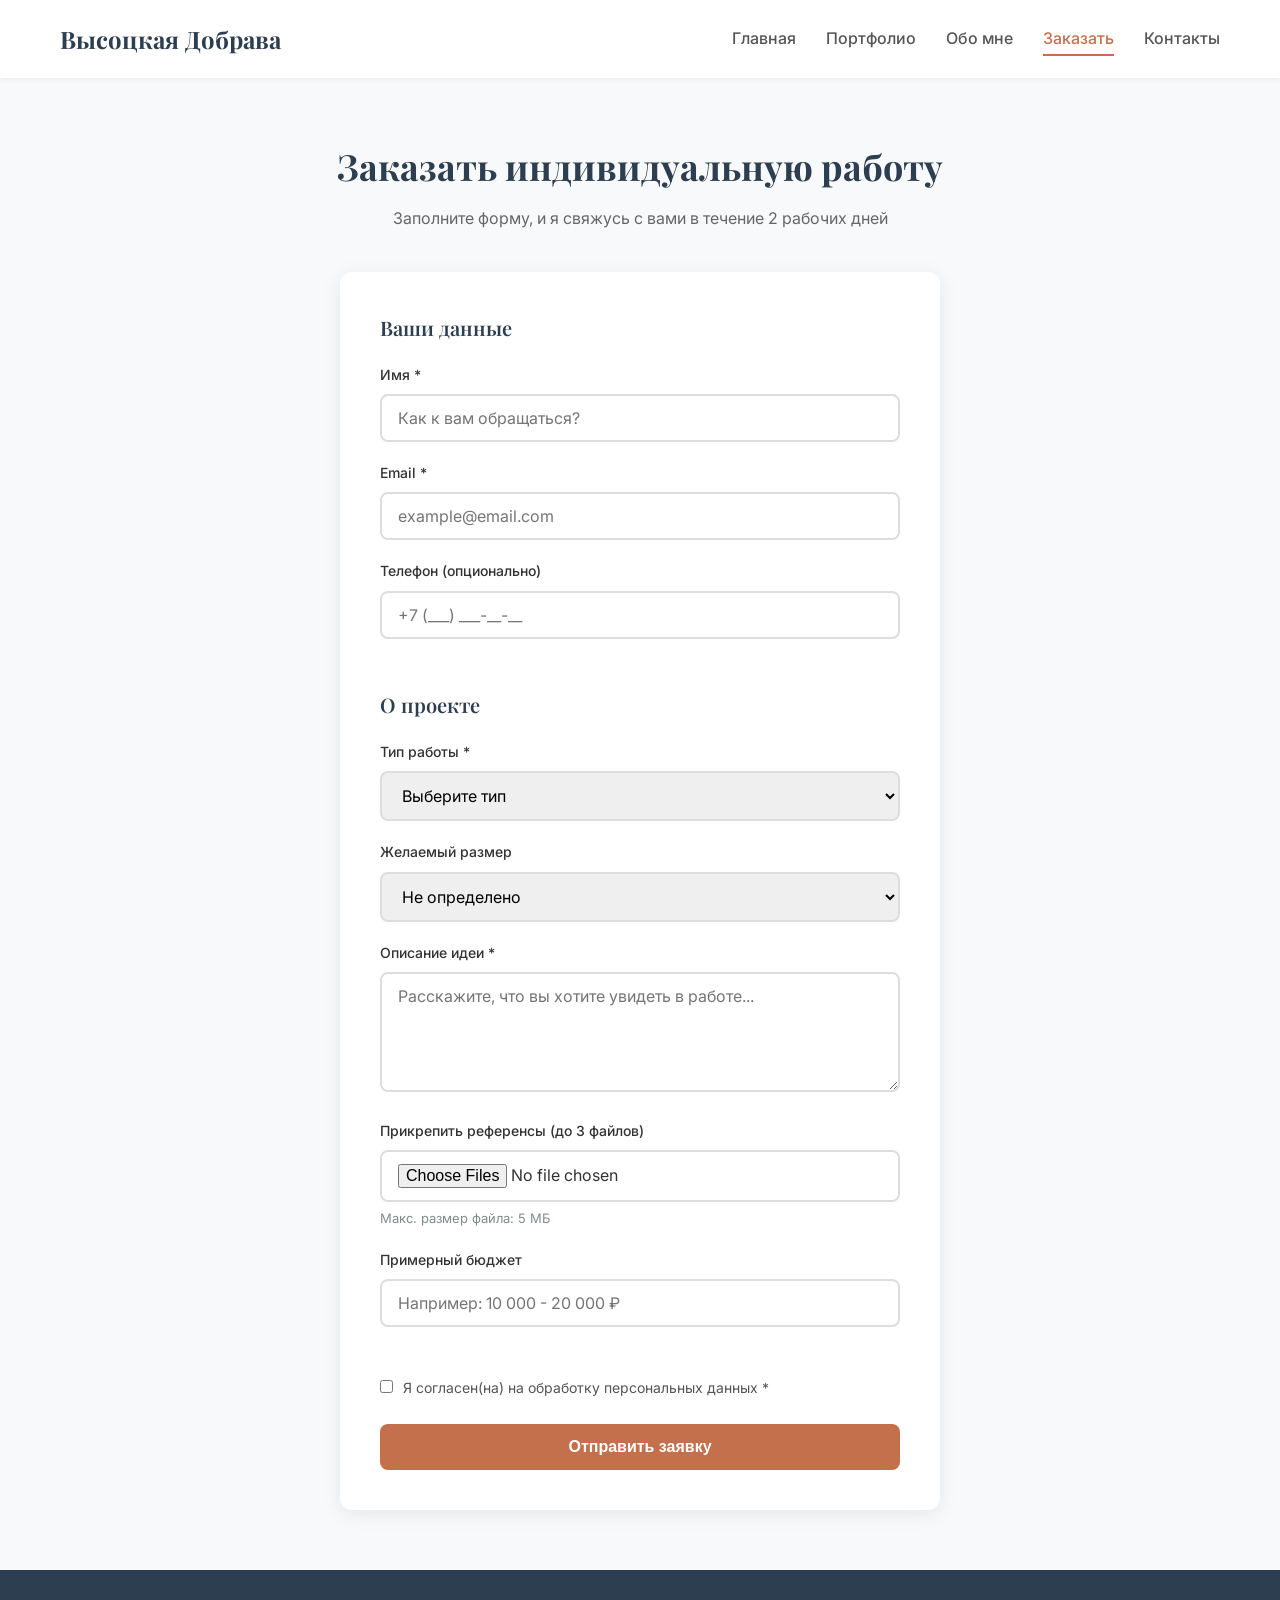
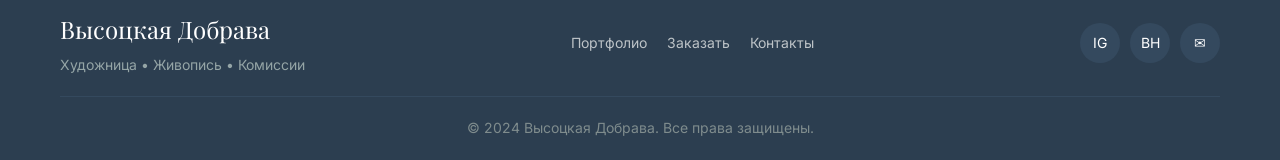
<file: pages/commission.html>
<!DOCTYPE html>
<html lang="ru">
<head>
    <meta charset="UTF-8">
    <meta name="viewport" content="width=device-width, initial-scale=1.0">
    <title>Заказать работу | Высоцкая Добрава</title>
    <meta name="description" content="Закажите индивидуальную работу у художницы Высоцкой Добравы. Портреты, пейзажи, абстракции на заказ.">
    
    <!-- Open Graph -->
    <meta property="og:title" content="Заказать работу | Высоцкая Добрава">
    <meta property="og:description" content="Форма заказа индивидуальной работы">
    <meta property="og:type" content="website">
    
    <!-- Шрифты -->
    <link rel="preconnect" href="https://fonts.googleapis.com">
    <link rel="preconnect" href="https://fonts.gstatic.com" crossorigin>
    <link href="https://fonts.googleapis.com/css2?family=Inter:wght@400;500;600&family=Playfair+Display:wght@600;700&display=swap" rel="stylesheet">
    
    <!-- Стили -->
    <link rel="stylesheet" href="../css/style.css">
    <link rel="stylesheet" href="../css/responsive.css">
    <link rel="stylesheet" href="../css/analytics-panel.css">
    
    <!-- Дополнительные стили для формы -->
    <style>
        .commission-page {
            padding: 60px 0;
            background: #f8f9fa;
        }
        
        .page-title {
            font-family: 'Playfair Display', serif;
            font-size: 36px;
            color: #2c3e50;
            text-align: center;
            margin-bottom: 10px;
        }
        
        .page-subtitle {
            text-align: center;
            color: #666;
            margin-bottom: 40px;
            font-size: 16px;
        }
        
        .commission-form {
            max-width: 600px;
            margin: 0 auto;
            background: #fff;
            padding: 40px;
            border-radius: 12px;
            box-shadow: 0 4px 20px rgba(0,0,0,0.08);
        }
        
        .form-section {
            border: none;
            padding: 0;
            margin: 0 0 30px;
        }
        
        .form-section legend {
            font-family: 'Playfair Display', serif;
            font-size: 20px;
            color: #2c3e50;
            font-weight: 600;
            margin-bottom: 20px;
            padding: 0;
        }
        
        .form-group {
            margin-bottom: 20px;
        }
        
        .form-group label {
            display: block;
            margin-bottom: 8px;
            color: #333;
            font-weight: 500;
            font-size: 14px;
        }
        
        .form-group input,
        .form-group select,
        .form-group textarea {
            width: 100%;
            padding: 12px 16px;
            border: 2px solid #ddd;
            border-radius: 8px;
            font-size: 16px;
            font-family: 'Inter', sans-serif;
            transition: border-color 0.3s, box-shadow 0.3s;
        }
        
        .form-group input:focus,
        .form-group select:focus,
        .form-group textarea:focus {
            outline: none;
            border-color: #C4704D;
            box-shadow: 0 0 0 3px rgba(196, 112, 77, 0.1);
        }
        
        .form-group input.input--error,
        .form-group select.input--error,
        .form-group textarea.input--error {
            border-color: #e74c3c;
            background-color: #fdf2f2;
        }
        
        .form-group textarea {
            resize: vertical;
            min-height: 120px;
        }
        
        .form-error {
            display: none;
            color: #e74c3c;
            font-size: 13px;
            margin-top: 6px;
            font-weight: 500;
        }
        
        .form-error.visible {
            display: block;
            animation: shake 0.3s ease;
        }
        
        @keyframes shake {
            0%, 100% { transform: translateX(0); }
            25% { transform: translateX(-4px); }
            75% { transform: translateX(4px); }
        }
        
        .form-hint {
            display: block;
            color: #7f8c8d;
            font-size: 13px;
            margin-top: 6px;
        }
        
        .form-consent {
            margin: 25px 0;
        }
        
        .checkbox-label {
            display: flex;
            align-items: flex-start;
            gap: 10px;
            cursor: pointer;
            font-size: 14px;
            color: #555;
        }
        
        .checkbox-label input[type="checkbox"] {
            width: auto;
            margin-top: 3px;
        }
        
        .form-success {
            text-align: center;
            padding: 40px 20px;
            background: #fff;
            border-radius: 12px;
            box-shadow: 0 4px 20px rgba(0,0,0,0.08);
            animation: fadeIn 0.4s ease;
        }
        
        @keyframes fadeIn {
            from { opacity: 0; transform: translateY(10px); }
            to { opacity: 1; transform: translateY(0); }
        }
        
        .form-success .success-icon {
            font-size: 48px;
            color: #27ae60;
            margin-bottom: 16px;
        }
        
        .form-success h3 {
            font-family: 'Playfair Display', serif;
            font-size: 24px;
            color: #2c3e50;
            margin-bottom: 10px;
        }
        
        .form-success p {
            color: #666;
            margin-bottom: 25px;
            line-height: 1.6;
        }
        
        @media (max-width: 768px) {
            .commission-form {
                padding: 30px 20px;
            }
            
            .page-title {
                font-size: 28px;
            }
        }
    </style>
</head>
<body>
    <!-- Шапка -->
    <header class="header">
        <div class="container header__inner">
            <a href="../index.html" class="logo">
                <span class="logo__text">Высоцкая Добрава</span>
            </a>
            
            <nav class="nav" id="mainNav">
                <ul class="nav__list nav__list--desktop">
                    <li class="nav__item"><a href="../index.html" class="nav__link">Главная</a></li>
                    <li class="nav__item"><a href="portfolio.html" class="nav__link">Портфолио</a></li>
                    <li class="nav__item"><a href="../index.html#about" class="nav__link">Обо мне</a></li>
                    <li class="nav__item"><a href="commission.html" class="nav__link nav__link--active">Заказать</a></li>
                    <li class="nav__item"><a href="contacts.html" class="nav__link">Контакты</a></li>
                </ul>
                
                <button class="nav__burger" id="navBurger" aria-label="Открыть меню" aria-expanded="false">
                    <span class="burger-line"></span>
                    <span class="burger-line"></span>
                    <span class="burger-line"></span>
                </button>
                
                <div class="nav__mobile" id="navMobile" hidden>
                    <ul class="nav__list nav__list--mobile">
                        <li class="nav__item"><a href="../index.html" class="nav__link">Главная</a></li>
                        <li class="nav__item"><a href="portfolio.html" class="nav__link">Портфолио</a></li>
                        <li class="nav__item"><a href="../index.html#about" class="nav__link">Обо мне</a></li>
                        <li class="nav__item"><a href="commission.html" class="nav__link">Заказать</a></li>
                        <li class="nav__item"><a href="contacts.html" class="nav__link">Контакты</a></li>
                    </ul>
                </div>
            </nav>
        </div>
    </header>

    <!-- Основной контент -->
    <main class="commission-page">
        <div class="container">
            <h1 class="page-title">Заказать индивидуальную работу</h1>
            <p class="page-subtitle">Заполните форму, и я свяжусь с вами в течение 2 рабочих дней</p>

            <form class="commission-form" id="commissionForm" novalidate>
                <!-- Контактные данные -->
                <fieldset class="form-section">
                    <legend>Ваши данные</legend>
                    <div class="form-group">
                        <label for="name">Имя *</label>
                        <input type="text" id="name" name="name" required minlength="2" placeholder="Как к вам обращаться?">
                        <span class="form-error" id="nameError"></span>
                    </div>
                    <div class="form-group">
                        <label for="email">Email *</label>
                        <input type="email" id="email" name="email" required placeholder="example@email.com">
                        <span class="form-error" id="emailError"></span>
                    </div>
                    <div class="form-group">
                        <label for="phone">Телефон (опционально)</label>
                        <input type="tel" id="phone" name="phone" placeholder="+7 (___) ___-__-__">
                    </div>
                </fieldset>

                <!-- Детали заказа -->
                <fieldset class="form-section">
                    <legend>О проекте</legend>
                    <div class="form-group">
                        <label for="type">Тип работы *</label>
                        <select id="type" name="type" required>
                            <option value="">Выберите тип</option>
                            <option value="portrait">Портрет по фото</option>
                            <option value="landscape">Пейзаж</option>
                            <option value="abstract">Абстракция</option>
                            <option value="custom">Другое</option>
                        </select>
                        <span class="form-error" id="typeError"></span>
                    </div>
                    <div class="form-group">
                        <label for="size">Желаемый размер</label>
                        <select id="size" name="size">
                            <option value="">Не определено</option>
                            <option value="small">До 30×40 см</option>
                            <option value="medium">30×40 — 50×70 см</option>
                            <option value="large">Более 50×70 см</option>
                        </select>
                    </div>
                    <div class="form-group">
                        <label for="description">Описание идеи *</label>
                        <textarea id="description" name="description" required rows="4" placeholder="Расскажите, что вы хотите увидеть в работе..."></textarea>
                        <span class="form-error" id="descError"></span>
                    </div>
                    <div class="form-group">
                        <label for="files">Прикрепить референсы (до 3 файлов)</label>
                        <input type="file" id="files" name="files" multiple accept="image/*">
                        <small class="form-hint">Макс. размер файла: 5 МБ</small>
                    </div>
                    <div class="form-group">
                        <label for="budget">Примерный бюджет</label>
                        <input type="text" id="budget" name="budget" placeholder="Например: 10 000 - 20 000 ₽">
                    </div>
                </fieldset>

                <!-- Согласие и отправка -->
                <div class="form-consent">
                    <label class="checkbox-label">
                        <input type="checkbox" name="consent" required>
                        <span>Я согласен(на) на обработку персональных данных *</span>
                    </label>
                    <span class="form-error" id="consentError"></span>
                </div>

                <button type="submit" class="btn btn--primary btn--full">Отправить заявку</button>
            </form>

            <!-- Сообщение об успехе (скрыто по умолчанию) -->
            <div class="form-success" id="successMessage" hidden>
                <div class="success-icon">✓</div>
                <h3>Заявка отправлена!</h3>
                <p>Спасибо за доверие. Я изучу ваш запрос и отвечу в течение 2 рабочих дней.</p>
                <a href="../index.html" class="btn btn--outline">Вернуться на главную</a>
            </div>
        </div>
    </main>

    <!-- Подвал -->
    <footer class="footer">
        <div class="container footer__inner">
            <div class="footer__content">
                <div class="footer__brand">
                    <span class="footer__logo">Высоцкая Добрава</span>
                    <p class="footer__desc">Художница • Живопись • Комиссии</p>
                </div>
                <nav class="footer__nav">
                    <a href="portfolio.html">Портфолио</a>
                    <a href="commission.html">Заказать</a>
                    <a href="contacts.html">Контакты</a>
                </nav>
                <div class="footer__social">
                    <a href="#" class="social-link" aria-label="Instagram">IG</a>
                    <a href="#" class="social-link" aria-label="Behance">BH</a>
                    <a href="mailto:hello@vysotskaya.art" class="social-link" aria-label="Email">✉</a>
                </div>
            </div>
            <p class="footer__copyright">© 2024 Высоцкая Добрава. Все права защищены.</p>
        </div>
    </footer>

    <!-- Скрипты -->
    <script src="../js/error-monitor.js" defer></script>
    <script src="../js/analytics.js" defer></script>
    <script src="../js/analytics-panel.js" defer></script>
    <script src="../js/mobile-nav.js" defer></script>
    <script src="../js/modals.js" defer></script>
    <script src="../js/script.js" defer></script>
    
    <!-- Валидация формы -->
    <script>
        document.addEventListener('DOMContentLoaded', () => {
            const commissionForm = document.getElementById('commissionForm');
            const successMessage = document.getElementById('successMessage');
            
            if (commissionForm) {
                commissionForm.addEventListener('submit', (e) => {
                    e.preventDefault();
                    let isValid = true;
                    
                    // Валидация имени
                    const name = document.getElementById('name');
                    const nameError = document.getElementById('nameError');
                    if (name.value.trim().length < 2) {
                        nameError.textContent = 'Введите имя (мин. 2 символа)';
                        nameError.classList.add('visible');
                        name.classList.add('input--error');
                        isValid = false;
                    } else {
                        nameError.textContent = '';
                        nameError.classList.remove('visible');
                        name.classList.remove('input--error');
                    }
                    
                    // Валидация email
                    const email = document.getElementById('email');
                    const emailError = document.getElementById('emailError');
                    const emailRegex = /^[^\s@]+@[^\s@]+\.[^\s@]+$/;
                    if (!emailRegex.test(email.value)) {
                        emailError.textContent = 'Введите корректный email';
                        emailError.classList.add('visible');
                        email.classList.add('input--error');
                        isValid = false;
                    } else {
                        emailError.textContent = '';
                        emailError.classList.remove('visible');
                        email.classList.remove('input--error');
                    }
                    
                    // Валидация типа работы
                    const type = document.getElementById('type');
                    const typeError = document.getElementById('typeError');
                    if (!type.value) {
                        typeError.textContent = 'Выберите тип работы';
                        typeError.classList.add('visible');
                        type.classList.add('input--error');
                        isValid = false;
                    } else {
                        typeError.textContent = '';
                        typeError.classList.remove('visible');
                        type.classList.remove('input--error');
                    }
                    
                    // Валидация описания
                    const description = document.getElementById('description');
                    const descError = document.getElementById('descError');
                    if (description.value.trim().length < 20) {
                        descError.textContent = 'Опишите идею подробнее (мин. 20 символов)';
                        descError.classList.add('visible');
                        description.classList.add('input--error');
                        isValid = false;
                    } else {
                        descError.textContent = '';
                        descError.classList.remove('visible');
                        description.classList.remove('input--error');
                    }
                    
                    // Валидация согласия
                    const consent = commissionForm.querySelector('[name="consent"]');
                    const consentError = document.getElementById('consentError');
                    if (!consent.checked) {
                        consentError.textContent = 'Необходимо согласие на обработку данных';
                        consentError.classList.add('visible');
                        isValid = false;
                    } else {
                        consentError.textContent = '';
                        consentError.classList.remove('visible');
                    }
                    
                    // Если всё валидно
                    if (isValid) {
                        commissionForm.style.display = 'none';
                        successMessage.hidden = false;
                        successMessage.scrollIntoView({ behavior: 'smooth' });
                    }
                });
                
                // Удаление ошибки при вводе
                commissionForm.querySelectorAll('input, textarea, select').forEach(field => {
                    field.addEventListener('input', () => {
                        field.classList.remove('input--error');
                        const errorEl = document.getElementById(`${field.id}Error`);
                        if (errorEl) {
                            errorEl.textContent = '';
                            errorEl.classList.remove('visible');
                        }
                    });
                });
            }
        });
    </script>
</body>
</html>
</file>
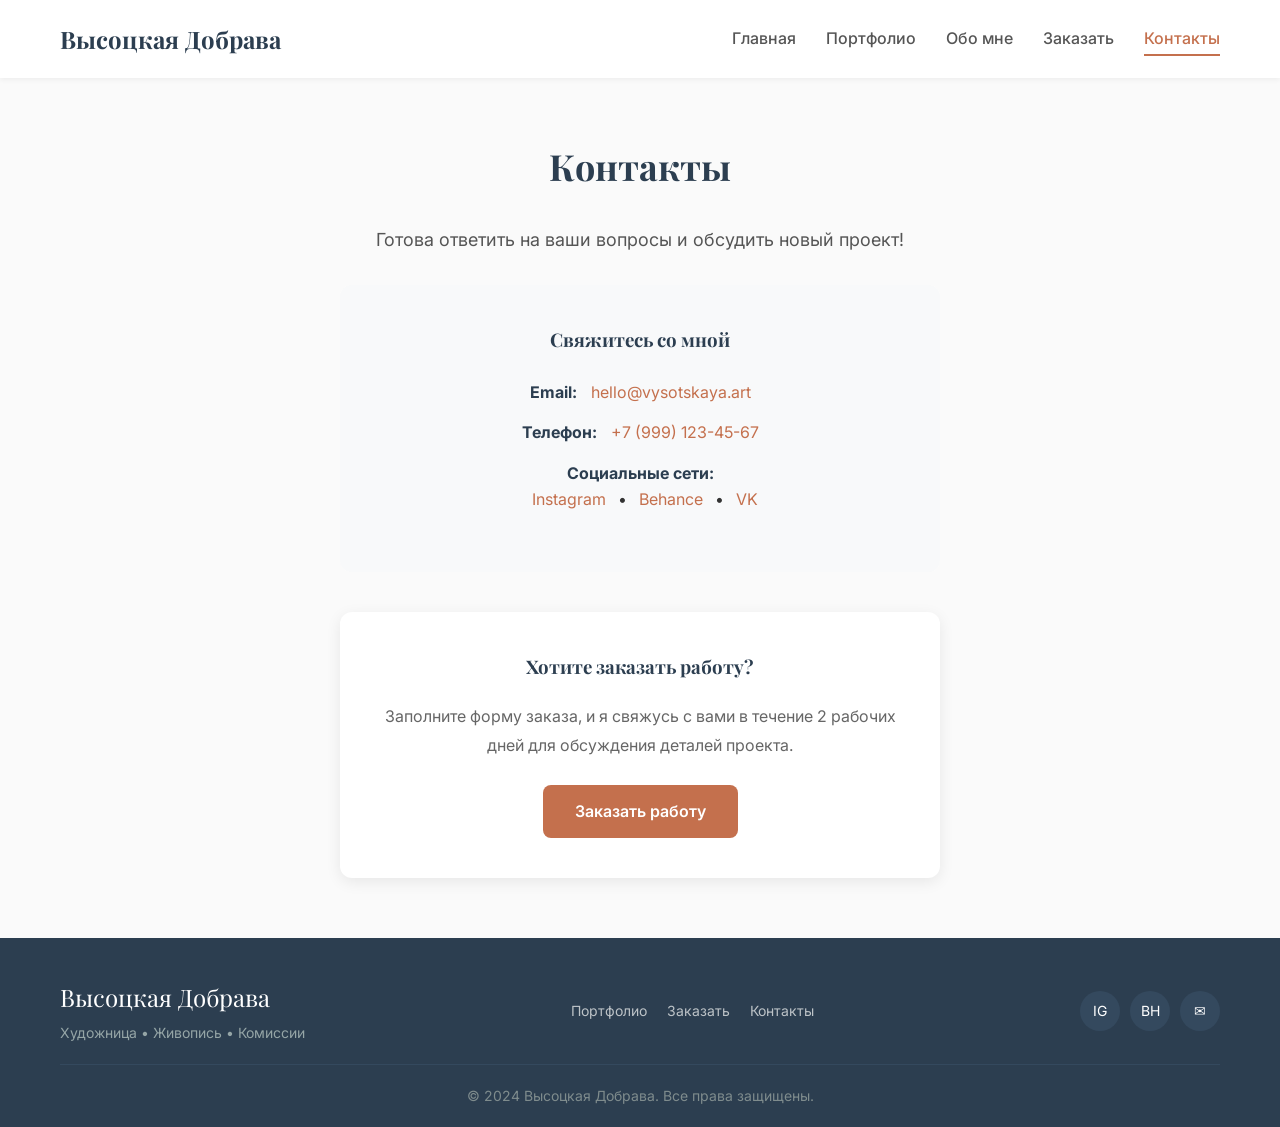
<file: pages/contacts.html>
<!DOCTYPE html>
<html lang="ru">
<head>
    <meta charset="UTF-8">
    <meta name="viewport" content="width=device-width, initial-scale=1.0">
    <title>Контакты | Высоцкая Добрава</title>
    <meta name="description" content="Свяжитесь с художницей Высоцкой Добравой для заказа работ или сотрудничества.">
    
    <!-- Open Graph -->
    <meta property="og:title" content="Контакты | Высоцкая Добрава">
    <meta property="og:description" content="Контактная информация для связи">
    <meta property="og:type" content="website">
    
    <!-- Шрифты -->
    <link rel="preconnect" href="https://fonts.googleapis.com">
    <link rel="preconnect" href="https://fonts.gstatic.com" crossorigin>
    <link href="https://fonts.googleapis.com/css2?family=Inter:wght@400;500;600&family=Playfair+Display:wght@600;700&display=swap" rel="stylesheet">
    
    <!-- Стили -->
    <link rel="stylesheet" href="../css/style.css">
    <link rel="stylesheet" href="../css/responsive.css">
    <link rel="stylesheet" href="../css/analytics-panel.css">
</head>
<body>
    <!-- Шапка -->
    <header class="header">
        <div class="container header__inner">
            <a href="../index.html" class="logo">
                <span class="logo__text">Высоцкая Добрава</span>
            </a>
            
            <nav class="nav" id="mainNav">
                <ul class="nav__list nav__list--desktop">
                    <li class="nav__item"><a href="../index.html" class="nav__link">Главная</a></li>
                    <li class="nav__item"><a href="portfolio.html" class="nav__link">Портфолио</a></li>
                    <li class="nav__item"><a href="../index.html#about" class="nav__link">Обо мне</a></li>
                    <li class="nav__item"><a href="commission.html" class="nav__link">Заказать</a></li>
                    <li class="nav__item"><a href="contacts.html" class="nav__link nav__link--active">Контакты</a></li>
                </ul>
                
                <button class="nav__burger" id="navBurger" aria-label="Открыть меню" aria-expanded="false">
                    <span class="burger-line"></span>
                    <span class="burger-line"></span>
                    <span class="burger-line"></span>
                </button>
                
                <div class="nav__mobile" id="navMobile" hidden>
                    <ul class="nav__list nav__list--mobile">
                        <li class="nav__item"><a href="../index.html" class="nav__link">Главная</a></li>
                        <li class="nav__item"><a href="portfolio.html" class="nav__link">Портфолио</a></li>
                        <li class="nav__item"><a href="../index.html#about" class="nav__link">Обо мне</a></li>
                        <li class="nav__item"><a href="commission.html" class="nav__link">Заказать</a></li>
                        <li class="nav__item"><a href="contacts.html" class="nav__link">Контакты</a></li>
                    </ul>
                </div>
            </nav>
        </div>
    </header>

    <!-- Основной контент -->
    <main class="section">
        <div class="container">
            <h1 class="section-title">Контакты</h1>
            
            <div style="max-width: 600px; margin: 0 auto; text-align: center;">
                <p style="font-size: 18px; margin-bottom: 30px; color: #555;">
                    Готова ответить на ваши вопросы и обсудить новый проект!
                </p>
                
                <div style="background: #f8f9fa; padding: 40px; border-radius: 12px; margin-bottom: 40px;">
                    <h3 style="font-family: 'Playfair Display', serif; margin-bottom: 25px; color: #2c3e50;">
                        Свяжитесь со мной
                    </h3>
                    
                    <div style="margin: 20px 0;">
                        <p style="margin: 15px 0; font-size: 16px;">
                            <strong style="color: #2c3e50;">Email:</strong> 
                            <a href="mailto:hello@vysotskaya.art" style="color: #C4704D; margin-left: 10px;">hello@vysotskaya.art</a>
                        </p>
                        
                        <p style="margin: 15px 0; font-size: 16px;">
                            <strong style="color: #2c3e50;">Телефон:</strong> 
                            <a href="tel:+79991234567" style="color: #C4704D; margin-left: 10px;">+7 (999) 123-45-67</a>
                        </p>
                        
                        <p style="margin: 15px 0; font-size: 16px;">
                            <strong style="color: #2c3e50;">Социальные сети:</strong><br>
                            <span style="margin-left: 10px;">
                                <a href="#" style="color: #C4704D; margin: 0 8px;">Instagram</a> •
                                <a href="#" style="color: #C4704D; margin: 0 8px;">Behance</a> •
                                <a href="#" style="color: #C4704D; margin: 0 8px;">VK</a>
                            </span>
                        </p>
                    </div>
                </div>
                
                <div style="background: #fff; padding: 40px; border-radius: 12px; box-shadow: 0 4px 15px rgba(0,0,0,0.08);">
                    <h3 style="font-family: 'Playfair Display', serif; margin-bottom: 20px; color: #2c3e50;">
                        Хотите заказать работу?
                    </h3>
                    <p style="color: #666; margin-bottom: 25px; line-height: 1.8;">
                        Заполните форму заказа, и я свяжусь с вами в течение 2 рабочих дней 
                        для обсуждения деталей проекта.
                    </p>
                    <a href="commission.html" class="btn btn--primary">Заказать работу</a>
                </div>
            </div>
        </div>
    </main>

    <!-- Подвал -->
    <footer class="footer">
        <div class="container footer__inner">
            <div class="footer__content">
                <div class="footer__brand">
                    <span class="footer__logo">Высоцкая Добрава</span>
                    <p class="footer__desc">Художница • Живопись • Комиссии</p>
                </div>
                <nav class="footer__nav">
                    <a href="portfolio.html">Портфолио</a>
                    <a href="commission.html">Заказать</a>
                    <a href="contacts.html">Контакты</a>
                </nav>
                <div class="footer__social">
                    <a href="#" class="social-link" aria-label="Instagram">IG</a>
                    <a href="#" class="social-link" aria-label="Behance">BH</a>
                    <a href="mailto:hello@vysotskaya.art" class="social-link" aria-label="Email">✉</a>
                </div>
            </div>
            <p class="footer__copyright">© 2024 Высоцкая Добрава. Все права защищены.</p>
        </div>
    </footer>

    <!-- Скрипты -->
    <script src="../js/error-monitor.js" defer></script>
    <script src="../js/analytics.js" defer></script>
    <script src="../js/analytics-panel.js" defer></script>
    <script src="../js/mobile-nav.js" defer></script>
    <script src="../js/script.js" defer></script>
</body>
</html>
</file>
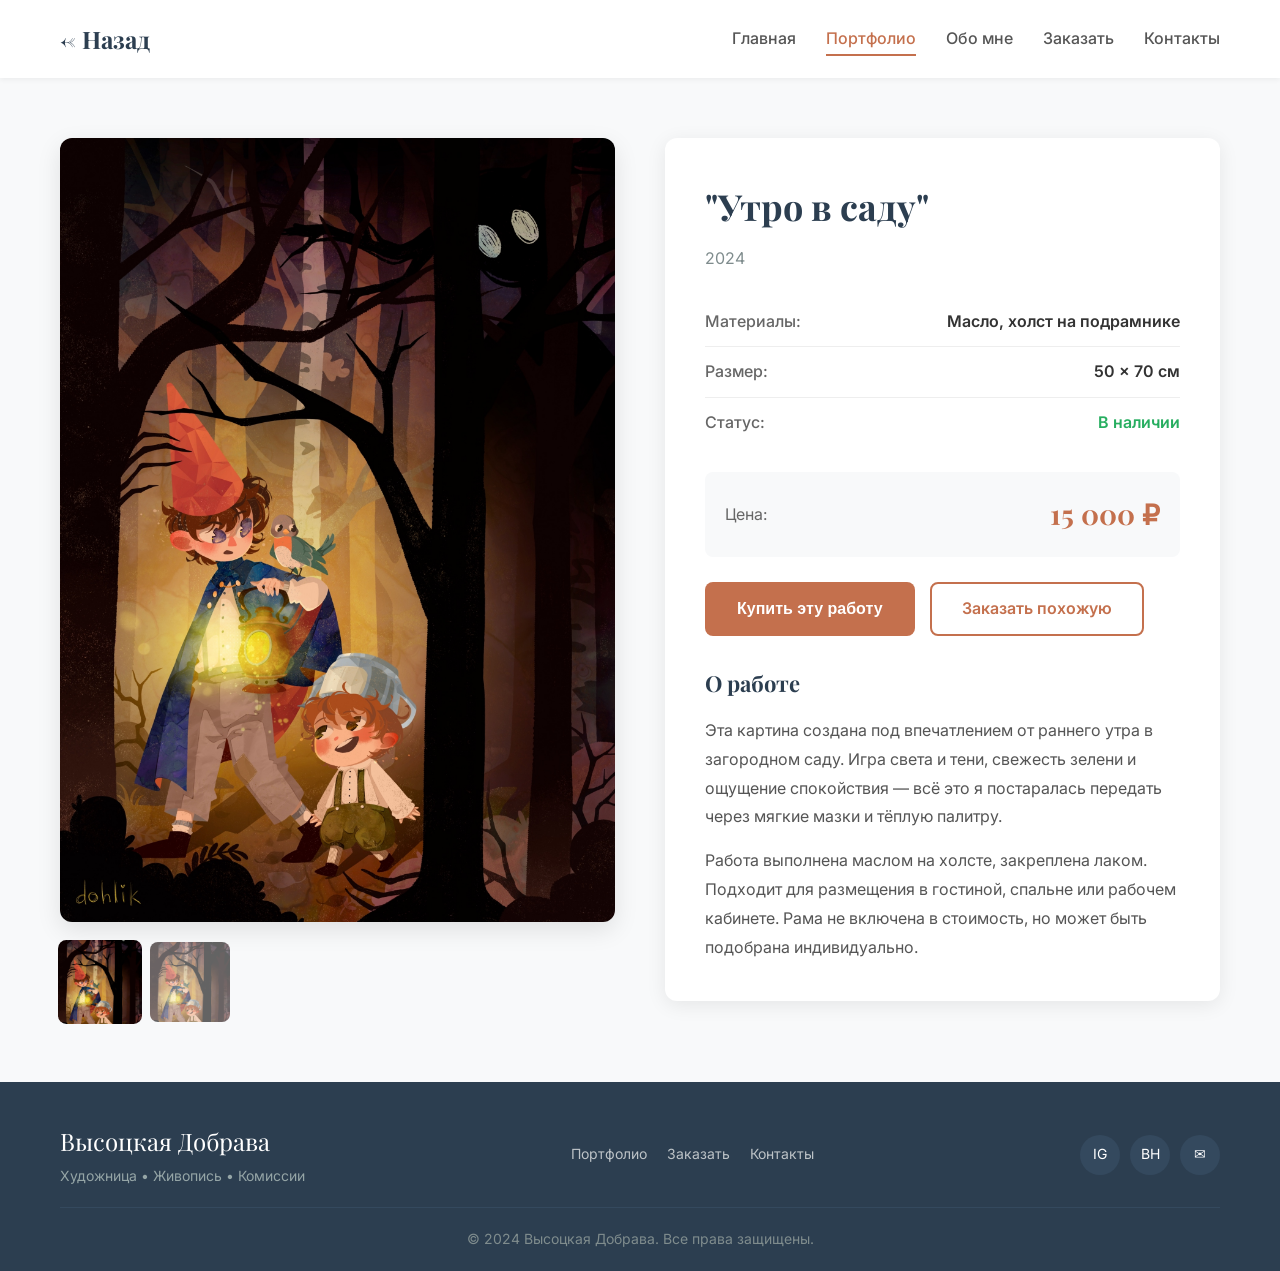
<file: pages/work-detail.html>
<!DOCTYPE html>
<html lang="ru">
<head>
    <meta charset="UTF-8">
    <meta name="viewport" content="width=device-width, initial-scale=1.0">
    <title>"Утро в саду" | Высоцкая Добрава</title>
    <meta name="description" content="Картина маслом «Утро в саду» от художницы Высоцкой Добравы. Размер 50×70 см, 2024 год.">
    
    <!-- Open Graph -->
    <meta property="og:title" content="«Утро в саду» | Высоцкая Добрава">
    <meta property="og:description" content="Оригинальная живописная работа">
    <meta property="og:type" content="website">
    
    <!-- Шрифты -->
    <link rel="preconnect" href="https://fonts.googleapis.com">
    <link rel="preconnect" href="https://fonts.gstatic.com" crossorigin>
    <link href="https://fonts.googleapis.com/css2?family=Inter:wght@400;500;600&family=Playfair+Display:wght@600;700&display=swap" rel="stylesheet">
    
    <!-- Стили -->
    <link rel="stylesheet" href="../css/style.css">
    <link rel="stylesheet" href="../css/responsive.css">
    <link rel="stylesheet" href="../css/analytics-panel.css">
    
    <!-- Дополнительные стили для страницы работы -->
    <style>
        .work-detail {
            padding: 60px 0;
            background: #f8f9fa;
        }
        
        .work-detail__inner {
            display: grid;
            grid-template-columns: 1fr 1fr;
            gap: 50px;
            align-items: start;
        }
        
        .work-gallery {
            position: sticky;
            top: 100px;
        }
        
        .work-gallery__main {
            margin-bottom: 20px;
        }
        
        .work-gallery__main img {
            width: 100%;
            border-radius: 12px;
            box-shadow: 0 8px 25px rgba(0,0,0,0.1);
        }
        
        .work-gallery__thumbs {
            display: flex;
            gap: 10px;
        }
        
        .work-gallery__thumbs .thumb {
            width: 80px;
            height: 80px;
            object-fit: cover;
            border-radius: 8px;
            cursor: pointer;
            opacity: 0.6;
            transition: opacity 0.3s, transform 0.3s;
        }
        
        .work-gallery__thumbs .thumb:hover,
        .work-gallery__thumbs .thumb.active {
            opacity: 1;
            transform: scale(1.05);
        }
        
        .work-info {
            background: #fff;
            padding: 40px;
            border-radius: 12px;
            box-shadow: 0 4px 20px rgba(0,0,0,0.08);
        }
        
        .work-info__title {
            font-family: 'Playfair Display', serif;
            font-size: 36px;
            color: #2c3e50;
            margin-bottom: 10px;
        }
        
        .work-info__year {
            color: #7f8c8d;
            font-size: 16px;
            margin-bottom: 25px;
        }
        
        .work-info__specs {
            margin-bottom: 25px;
        }
        
        .spec-item {
            display: flex;
            justify-content: space-between;
            padding: 12px 0;
            border-bottom: 1px solid #eee;
        }
        
        .spec-item:last-child {
            border-bottom: none;
        }
        
        .spec-label {
            color: #666;
            font-weight: 500;
        }
        
        .spec-value {
            color: #333;
            font-weight: 600;
        }
        
        .status-available {
            color: #27ae60;
        }
        
        .status-sold {
            color: #e74c3c;
        }
        
        .work-info__price {
            background: #f8f9fa;
            padding: 20px;
            border-radius: 8px;
            margin-bottom: 25px;
            display: flex;
            justify-content: space-between;
            align-items: center;
        }
        
        .price-label {
            color: #666;
            font-size: 16px;
        }
        
        .price-value {
            font-family: 'Playfair Display', serif;
            font-size: 28px;
            color: #C4704D;
            font-weight: 700;
        }
        
        .work-info__actions {
            display: flex;
            gap: 15px;
            margin-bottom: 30px;
            flex-wrap: wrap;
        }
        
        .work-info__description h3 {
            font-family: 'Playfair Display', serif;
            font-size: 22px;
            color: #2c3e50;
            margin-bottom: 15px;
        }
        
        .work-info__description p {
            color: #555;
            line-height: 1.8;
        }
        
        @media (max-width: 1024px) {
            .work-detail__inner {
                grid-template-columns: 1fr;
                gap: 30px;
            }
            
            .work-gallery {
                position: static;
            }
        }
        
        @media (max-width: 768px) {
            .work-info {
                padding: 30px 20px;
            }
            
            .work-info__title {
                font-size: 28px;
            }
            
            .work-info__actions {
                flex-direction: column;
            }
            
            .work-info__actions .btn {
                width: 100%;
            }
        }
    </style>
</head>
<body>
    <!-- Шапка -->
    <header class="header">
        <div class="container header__inner">
            <a href="../index.html" class="logo">
                <span class="logo__text">← Назад</span>
            </a>
            
            <nav class="nav" id="mainNav">
                <ul class="nav__list nav__list--desktop">
                    <li class="nav__item"><a href="../index.html" class="nav__link">Главная</a></li>
                    <li class="nav__item"><a href="portfolio.html" class="nav__link nav__link--active">Портфолио</a></li>
                    <li class="nav__item"><a href="../index.html#about" class="nav__link">Обо мне</a></li>
                    <li class="nav__item"><a href="commission.html" class="nav__link">Заказать</a></li>
                    <li class="nav__item"><a href="contacts.html" class="nav__link">Контакты</a></li>
                </ul>
                
                <button class="nav__burger" id="navBurger" aria-label="Открыть меню" aria-expanded="false">
                    <span class="burger-line"></span>
                    <span class="burger-line"></span>
                    <span class="burger-line"></span>
                </button>
                
                <div class="nav__mobile" id="navMobile" hidden>
                    <ul class="nav__list nav__list--mobile">
                        <li class="nav__item"><a href="../index.html" class="nav__link">Главная</a></li>
                        <li class="nav__item"><a href="portfolio.html" class="nav__link">Портфолио</a></li>
                        <li class="nav__item"><a href="../index.html#about" class="nav__link">Обо мне</a></li>
                        <li class="nav__item"><a href="commission.html" class="nav__link">Заказать</a></li>
                        <li class="nav__item"><a href="contacts.html" class="nav__link">Контакты</a></li>
                    </ul>
                </div>
            </nav>
        </div>
    </header>

    <!-- Основной контент -->
    <main class="work-detail">
        <div class="container work-detail__inner">
            <!-- Галерея изображений -->
            <div class="work-gallery">
                <div class="work-gallery__main">
                    <img src="../img/works/work-1-full.webp" alt="Утро в саду - полная версия" id="mainImage">
                </div>
                <div class="work-gallery__thumbs">
                    <img src="../img/works/work-1.webp" alt="Миниатюра 1" class="thumb active" data-full="../img/works/work-1-full.webp">
                    <img src="../img/works/work-1-detail.webp" alt="Деталь работы" class="thumb" data-full="../img/works/work-1-detail.webp">
                </div>
            </div>

            <!-- Информация о работе -->
            <div class="work-info">
                <h1 class="work-info__title">"Утро в саду"</h1>
                <p class="work-info__year">2024</p>
                
                <div class="work-info__specs">
                    <div class="spec-item">
                        <span class="spec-label">Материалы:</span>
                        <span class="spec-value">Масло, холст на подрамнике</span>
                    </div>
                    <div class="spec-item">
                        <span class="spec-label">Размер:</span>
                        <span class="spec-value">50 × 70 см</span>
                    </div>
                    <div class="spec-item">
                        <span class="spec-label">Статус:</span>
                        <span class="spec-value status-available">В наличии</span>
                    </div>
                </div>

                <div class="work-info__price">
                    <span class="price-label">Цена:</span>
                    <span class="price-value">15 000 ₽</span>
                </div>

                <div class="work-info__actions">
                    <button class="btn btn--primary" id="buyBtn">Купить эту работу</button>
                    <a href="commission.html" class="btn btn--outline">Заказать похожую</a>
                </div>

                <div class="work-info__description">
                    <h3>О работе</h3>
                    <p>
                        Эта картина создана под впечатлением от раннего утра в загородном саду. 
                        Игра света и тени, свежесть зелени и ощущение спокойствия — всё это 
                        я постаралась передать через мягкие мазки и тёплую палитру.
                    </p>
                    <p style="margin-top: 15px;">
                        Работа выполнена маслом на холсте, закреплена лаком. Подходит для 
                        размещения в гостиной, спальне или рабочем кабинете. Рама не включена 
                        в стоимость, но может быть подобрана индивидуально.
                    </p>
                </div>
            </div>
        </div>
    </main>

    <!-- Подвал -->
    <footer class="footer">
        <div class="container footer__inner">
            <div class="footer__content">
                <div class="footer__brand">
                    <span class="footer__logo">Высоцкая Добрава</span>
                    <p class="footer__desc">Художница • Живопись • Комиссии</p>
                </div>
                <nav class="footer__nav">
                    <a href="portfolio.html">Портфолио</a>
                    <a href="commission.html">Заказать</a>
                    <a href="contacts.html">Контакты</a>
                </nav>
                <div class="footer__social">
                    <a href="#" class="social-link" aria-label="Instagram">IG</a>
                    <a href="#" class="social-link" aria-label="Behance">BH</a>
                    <a href="mailto:hello@vysotskaya.art" class="social-link" aria-label="Email">✉</a>
                </div>
            </div>
            <p class="footer__copyright">© 2024 Высоцкая Добрава. Все права защищены.</p>
        </div>
    </footer>

    <!-- Скрипты -->
    <script src="../js/error-monitor.js" defer></script>
    <script src="../js/analytics.js" defer></script>
    <script src="../js/analytics-panel.js" defer></script>
    <script src="../js/mobile-nav.js" defer></script>
    <script src="../js/modals.js" defer></script>
    <script src="../js/script.js" defer></script>
    
    <!-- Галерея на странице работы -->
    <script>
        document.addEventListener('DOMContentLoaded', () => {
            const mainImage = document.getElementById('mainImage');
            const thumbs = document.querySelectorAll('.thumb');
            
            if (mainImage && thumbs.length > 0) {
                thumbs.forEach(thumb => {
                    thumb.addEventListener('click', () => {
                        thumbs.forEach(t => t.classList.remove('active'));
                        thumb.classList.add('active');
                        mainImage.src = thumb.dataset.full;
                        mainImage.alt = thumb.alt;
                    });
                });
            }
            
            // Кнопка "Купить"
            const buyBtn = document.getElementById('buyBtn');
            if (buyBtn) {
                buyBtn.addEventListener('click', () => {
                    alert('Спасибо за интерес к работе! Для приобретения свяжитесь со мной через форму "Заказать" или по email.');
                });
            }
        });
    </script>
</body>
</html>
</file>
<file: css/style.css>
/* ===== Базовые стили ===== */
* {
    margin: 0;
    padding: 0;
    box-sizing: border-box;
}

body {
    font-family: 'Inter', 'Segoe UI', Tahoma, Geneva, Verdana, sans-serif;
    line-height: 1.6;
    color: #333;
    background-color: #fafafa;
    overflow-x: hidden;
}

.container {
    max-width: 1200px;
    margin: 0 auto;
    padding: 0 20px;
}

a {
    text-decoration: none;
    color: inherit;
    transition: color 0.3s ease;
}

img {
    max-width: 100%;
    height: auto;
    display: block;
}

/* ===== Шапка сайта ===== */
.header {
    background: #fff;
    box-shadow: 0 2px 5px rgba(0,0,0,0.05);
    padding: 20px 0;
    position: sticky;
    top: 0;
    z-index: 1000;
}

.header__inner {
    display: flex;
    justify-content: space-between;
    align-items: center;
}

.logo__text {
    font-family: 'Playfair Display', serif;
    font-size: 24px;
    font-weight: 700;
    color: #2c3e50;
}

.nav__list {
    display: flex;
    list-style: none;
    gap: 30px;
    margin: 0;
    padding: 0;
}

.nav__link {
    color: #555;
    font-weight: 500;
    padding: 8px 0;
    position: relative;
}

.nav__link:hover,
.nav__link--active {
    color: #C4704D;
}

.nav__link--active::after {
    content: '';
    position: absolute;
    bottom: 0;
    left: 0;
    width: 100%;
    height: 2px;
    background: #C4704D;
}

/* ===== Бургер-меню ===== */
.nav__burger {
    display: none;
    flex-direction: column;
    gap: 5px;
    background: none;
    border: none;
    padding: 8px;
    cursor: pointer;
    z-index: 1001;
}

.burger-line {
    width: 24px;
    height: 3px;
    background: #333;
    border-radius: 2px;
    transition: all 0.3s ease;
}

.nav__burger[aria-expanded="true"] .burger-line:nth-child(1) {
    transform: rotate(45deg) translate(5px, 5px);
}

.nav__burger[aria-expanded="true"] .burger-line:nth-child(2) {
    opacity: 0;
}

.nav__burger[aria-expanded="true"] .burger-line:nth-child(3) {
    transform: rotate(-45deg) translate(5px, -5px);
}

.nav__mobile {
    display: none;
}

/* ===== Главный блок (Hero) ===== */
.hero {
    padding: 80px 0;
    background: linear-gradient(135deg, #f5f7fa 0%, #c3cfe2 100%);
    text-align: center;
}

.hero__inner {
    display: grid;
    grid-template-columns: 1fr 1fr;
    gap: 40px;
    align-items: center;
}

.hero__content {
    text-align: left;
}

.hero__title {
    font-family: 'Playfair Display', serif;
    font-size: 48px;
    color: #2c3e50;
    margin-bottom: 20px;
    line-height: 1.2;
}

.hero__subtitle {
    font-size: 18px;
    color: #555;
    margin-bottom: 30px;
}

.hero__buttons {
    display: flex;
    gap: 15px;
    justify-content: flex-start;
    margin-bottom: 40px;
}

.hero__image img {
    max-width: 100%;
    border-radius: 12px;
    box-shadow: 0 10px 30px rgba(0,0,0,0.1);
}

/* ===== Кнопки ===== */
.btn {
    padding: 12px 30px;
    border-radius: 8px;
    font-weight: 600;
    cursor: pointer;
    transition: all 0.3s;
    display: inline-block;
    border: 2px solid transparent;
    font-size: 16px;
}

.btn--primary {
    background: #C4704D;
    color: #fff;
}

.btn--primary:hover {
    background: #A05538;
    transform: translateY(-2px);
    box-shadow: 0 4px 15px rgba(196, 112, 77, 0.3);
}

.btn--outline {
    background: transparent;
    color: #C4704D;
    border-color: #C4704D;
}

.btn--outline:hover {
    background: #C4704D;
    color: #fff;
}

.btn--text {
    background: transparent;
    color: #C4704D;
    border: none;
    padding: 10px 20px;
}

.btn--text:hover {
    text-decoration: underline;
}

.btn--full {
    width: 100%;
}

/* ===== Секции ===== */
.section {
    padding: 60px 0;
}

.section-title {
    font-family: 'Playfair Display', serif;
    font-size: 36px;
    color: #2c3e50;
    margin-bottom: 30px;
    text-align: center;
}

/* ===== Слайдер ===== */
.featured-works {
    background: #fff;
}

.featured-swiper {
    padding: 20px 0 40px;
}

.work-slide {
    display: block;
    background: #fff;
    border-radius: 12px;
    overflow: hidden;
    box-shadow: 0 4px 20px rgba(0,0,0,0.08);
    transition: transform 0.3s ease, box-shadow 0.3s ease;
    color: inherit;
}

.work-slide:hover {
    transform: translateY(-4px);
    box-shadow: 0 8px 30px rgba(0,0,0,0.12);
}

.work-slide__image {
    aspect-ratio: 4/3;
    overflow: hidden;
}

.work-slide__image img {
    width: 100%;
    height: 100%;
    object-fit: cover;
    transition: transform 0.4s ease;
}

.work-slide:hover .work-slide__image img {
    transform: scale(1.05);
}

.work-slide__info {
    padding: 16px;
}

.work-slide__info h3 {
    font-family: 'Playfair Display', serif;
    font-size: 18px;
    margin: 0 0 4px;
    color: #333;
}

.work-slide__info p {
    font-size: 14px;
    color: #666;
    margin: 0 0 8px;
}

.work-slide__price {
    font-weight: 600;
    color: #C4704D;
    font-size: 16px;
}

.featured-works__more {
    text-align: center;
    margin-top: 30px;
}

/* ===== Галерея работ ===== */
.works-preview {
    background: #f8f9fa;
}

.works-filter {
    display: flex;
    justify-content: center;
    gap: 10px;
    margin-bottom: 30px;
    flex-wrap: wrap;
}

.filter-btn {
    padding: 8px 20px;
    border: 2px solid #ddd;
    background: #fff;
    border-radius: 20px;
    cursor: pointer;
    transition: all 0.3s;
    font-size: 14px;
}

.filter-btn:hover,
.filter-btn.active {
    background: #C4704D;
    border-color: #C4704D;
    color: #fff;
}

.gallery-grid {
    display: grid;
    grid-template-columns: repeat(auto-fit, minmax(300px, 1fr));
    gap: 30px;
    margin-bottom: 30px;
}

.gallery-card {
    background: #fff;
    border-radius: 12px;
    overflow: hidden;
    box-shadow: 0 4px 15px rgba(0,0,0,0.08);
    transition: transform 0.3s, box-shadow 0.3s;
    display: block;
}

.gallery-card:hover {
    transform: translateY(-5px);
    box-shadow: 0 8px 25px rgba(0,0,0,0.12);
}

.gallery-card__image {
    position: relative;
    aspect-ratio: 4/3;
    overflow: hidden;
}

.gallery-card__image img {
    width: 100%;
    height: 100%;
    object-fit: cover;
    transition: transform 0.4s ease;
}

.gallery-card:hover .gallery-card__image img {
    transform: scale(1.05);
}

.gallery-card__info {
    padding: 20px;
}

.gallery-card__title {
    font-family: 'Playfair Display', serif;
    font-size: 20px;
    color: #2c3e50;
    margin-bottom: 8px;
}

.gallery-card__meta {
    color: #7f8c8d;
    font-size: 14px;
    margin-bottom: 5px;
}

.gallery-card__price {
    font-weight: 600;
    color: #C4704D;
    font-size: 16px;
}

.badge {
    position: absolute;
    top: 10px;
    right: 10px;
    padding: 5px 10px;
    border-radius: 4px;
    font-size: 12px;
    font-weight: 600;
}

.badge--sold {
    background: #e74c3c;
    color: #fff;
}

.works-preview__more {
    text-align: center;
}

/* ===== О художнице ===== */
.about-preview {
    background: #fff;
}

.about-preview__inner {
    display: grid;
    grid-template-columns: 1fr 2fr;
    gap: 40px;
    align-items: center;
}

.about-preview__image img {
    width: 100%;
    border-radius: 12px;
    box-shadow: 0 8px 20px rgba(0,0,0,0.1);
}

.about-preview__text {
    font-size: 16px;
    line-height: 1.8;
    color: #555;
    margin-bottom: 20px;
}

.about-preview__list {
    list-style: none;
    margin-bottom: 25px;
}

.about-preview__list li {
    padding: 8px 0;
    color: #2c3e50;
    font-weight: 500;
}

.about-preview__list li:before {
    content: "✓ ";
    color: #C4704D;
    font-weight: bold;
    margin-right: 8px;
}

/* ===== Подвал ===== */
.footer {
    background: #2c3e50;
    color: #fff;
    padding: 40px 0 20px;
}

.footer__inner {
    display: flex;
    flex-direction: column;
    align-items: center;
}

.footer__content {
    display: flex;
    justify-content: space-between;
    align-items: center;
    width: 100%;
    flex-wrap: wrap;
    gap: 20px;
    margin-bottom: 20px;
}

.footer__brand {
    text-align: left;
}

.footer__logo {
    font-family: 'Playfair Display', serif;
    font-size: 24px;
    display: block;
    margin-bottom: 5px;
}

.footer__desc {
    color: #95a5a6;
    font-size: 14px;
}

.footer__nav {
    display: flex;
    gap: 20px;
}

.footer__nav a {
    color: #bdc3c7;
    font-size: 14px;
}

.footer__nav a:hover {
    color: #fff;
}

.footer__social {
    display: flex;
    gap: 10px;
}

.social-link {
    width: 40px;
    height: 40px;
    border-radius: 50%;
    background: #34495e;
    display: flex;
    align-items: center;
    justify-content: center;
    transition: background 0.3s;
    color: #fff;
    font-size: 14px;
}

.social-link:hover {
    background: #C4704D;
}

.footer__copyright {
    color: #7f8c8d;
    font-size: 14px;
    padding-top: 20px;
    border-top: 1px solid #34495e;
    width: 100%;
    text-align: center;
}

/* ===== Модальные окна ===== */
.modal {
    position: fixed;
    top: 0;
    left: 0;
    width: 100%;
    height: 100%;
    z-index: 2000;
    display: flex;
    align-items: center;
    justify-content: center;
}

.modal[hidden] {
    display: none;
}

.modal__overlay {
    position: absolute;
    inset: 0;
    background: rgba(0, 0, 0, 0.6);
    backdrop-filter: blur(4px);
}

.modal__content {
    position: relative;
    background: #fff;
    padding: 32px 24px;
    border-radius: 16px;
    max-width: 420px;
    width: 90%;
    text-align: center;
    animation: modalSlide 0.3s ease;
    z-index: 2001;
}

.modal__content--wide {
    max-width: 900px;
}

@keyframes modalSlide {
    from {
        opacity: 0;
        transform: translateY(-20px);
    }
    to {
        opacity: 1;
        transform: translateY(0);
    }
}

.modal__close {
    position: absolute;
    top: 12px;
    right: 16px;
    background: none;
    border: none;
    font-size: 24px;
    cursor: pointer;
    color: #666;
    transition: color 0.3s;
}

.modal__close:hover {
    color: #333;
}

.modal__icon {
    font-size: 40px;
    color: #27ae60;
    margin-bottom: 12px;
}

.modal__title {
    font-family: 'Playfair Display', serif;
    font-size: 24px;
    color: #2c3e50;
    margin-bottom: 10px;
}

.modal__text {
    color: #666;
    margin-bottom: 20px;
    line-height: 1.6;
}

/* Модальное окно просмотра работы */
.work-modal__body {
    display: grid;
    grid-template-columns: 1fr 1fr;
    gap: 30px;
    align-items: start;
}

.work-modal__image img {
    width: 100%;
    border-radius: 8px;
    box-shadow: 0 4px 15px rgba(0,0,0,0.1);
}

.work-modal__info {
    text-align: left;
}

.work-modal__title {
    font-family: 'Playfair Display', serif;
    font-size: 28px;
    color: #2c3e50;
    margin-bottom: 10px;
}

.work-modal__meta {
    color: #7f8c8d;
    font-size: 14px;
    margin-bottom: 15px;
}

.work-modal__desc {
    color: #555;
    line-height: 1.8;
    margin-bottom: 20px;
}

.work-modal__actions {
    display: flex;
    gap: 10px;
    flex-wrap: wrap;
}

.work-modal__nav {
    position: absolute;
    top: 50%;
    transform: translateY(-50%);
    background: rgba(255,255,255,0.9);
    border: none;
    width: 50px;
    height: 50px;
    border-radius: 50%;
    font-size: 24px;
    cursor: pointer;
    transition: all 0.3s;
    z-index: 2002;
}

.work-modal__nav:hover {
    background: #C4704D;
    color: #fff;
}

.work-modal__nav--prev {
    left: 20px;
}

.work-modal__nav--next {
    right: 20px;
}

/* ===== Утилиты ===== */
.text-center {
    text-align: center;
}

.mt-20 {
    margin-top: 20px;
}

.mb-20 {
    margin-bottom: 20px;
}

.hidden {
    display: none !important;
}

.visible {
    display: block !important;
}
</file>
<file: css/responsive.css>
/* ===== Брейкпоинты ===== */
/* Планшет: до 1024px */
/* Мобильный: до 768px */
/* Маленький мобильный: до 480px */

/* ========== Планшет (≤1024px) ========== */
@media (max-width: 1024px) {
    .container {
        padding: 0 24px;
    }
    
    .hero__inner {
        grid-template-columns: 1fr;
        text-align: center;
        gap: 32px;
    }
    
    .hero__content {
        text-align: center;
    }
    
    .hero__buttons {
        justify-content: center;
    }
    
    .hero__title {
        font-size: 40px;
    }
    
    .about-preview__inner {
        grid-template-columns: 1fr;
        gap: 24px;
    }
    
    .about-preview__image {
        max-width: 400px;
        margin: 0 auto;
    }
    
    .work-modal__body {
        grid-template-columns: 1fr;
    }
    
    .footer__content {
        flex-direction: column;
        text-align: center;
    }
    
    .footer__brand {
        text-align: center;
    }
    
    .footer__nav {
        justify-content: center;
    }
}

/* ========== Мобильный (≤768px) ========== */
@media (max-width: 768px) {
    /* Навигация */
    .nav__list--desktop {
        display: none;
    }
    
    .nav__burger {
        display: flex;
    }
    
    .nav__mobile {
        display: block;
        position: fixed;
        top: 70px;
        left: 0;
        right: 0;
        background: #fff;
        padding: 20px;
        box-shadow: 0 4px 20px rgba(0,0,0,0.1);
        z-index: 999;
        animation: slideDown 0.3s ease;
    }
    
    .nav__mobile[hidden] {
        display: none;
    }
    
    .nav__list--mobile {
        flex-direction: column;
        gap: 8px;
    }
    
    .nav__link {
        display: block;
        padding: 12px 16px;
        font-size: 18px;
        border-radius: 8px;
        transition: background 0.2s ease;
    }
    
    .nav__link:hover,
    .nav__link--active {
        background: #f5f5f5;
    }
    
    @keyframes slideDown {
        from {
            opacity: 0;
            transform: translateY(-10px);
        }
        to {
            opacity: 1;
            transform: translateY(0);
        }
    }
    
    /* Hero */
    .hero {
        padding: 60px 0;
    }
    
    .hero__title {
        font-size: 32px;
    }
    
    .hero__subtitle {
        font-size: 16px;
    }
    
    .hero__buttons {
        flex-direction: column;
        align-items: center;
    }
    
    .btn {
        width: 100%;
        max-width: 280px;
    }
    
    /* Секции */
    .section {
        padding: 40px 0;
    }
    
    .section-title {
        font-size: 28px;
    }
    
    /* Галерея */
    .gallery-grid {
        grid-template-columns: 1fr;
    }
    
    .works-filter {
        flex-direction: column;
        align-items: center;
    }
    
    .filter-btn {
        width: 100%;
        max-width: 280px;
    }
    
    /* Слайдер */
    .featured-swiper {
        padding: 20px 0;
    }
    
    /* Модальные окна */
    .modal__content {
        padding: 24px 16px;
        width: 95%;
    }
    
    .work-modal__body {
        gap: 20px;
    }
    
    .work-modal__title {
        font-size: 22px;
    }
    
    .work-modal__nav {
        width: 40px;
        height: 40px;
        font-size: 18px;
    }
    
    .work-modal__nav--prev {
        left: 10px;
    }
    
    .work-modal__nav--next {
        right: 10px;
    }
    
    /* Подвал */
    .footer__nav {
        flex-direction: column;
        gap: 10px;
    }
    
    .footer__social {
        justify-content: center;
    }
}

/* ========== Маленький мобильный (≤480px) ========== */
@media (max-width: 480px) {
    .container {
        padding: 0 16px;
    }
    
    .hero__title {
        font-size: 28px;
    }
    
    .hero__subtitle {
        font-size: 14px;
    }
    
    .section-title {
        font-size: 24px;
    }
    
    .logo__text {
        font-size: 20px;
    }
    
    .btn {
        padding: 12px 20px;
        font-size: 14px;
    }
    
    .gallery-card__title {
        font-size: 18px;
    }
    
    .work-slide__info h3 {
        font-size: 16px;
    }
    
    .modal__title {
        font-size: 20px;
    }
    
    .work-modal__actions {
        flex-direction: column;
    }
    
    .work-modal__actions .btn {
        width: 100%;
    }
}

/* ========== Утилиты для адаптивности ========== */
/* Скрытие элементов на мобильных */
@media (max-width: 768px) {
    .hide-mobile {
        display: none !important;
    }
}

/* Показ элементов только на мобильных */
@media (min-width: 769px) {
    .show-mobile {
        display: none !important;
    }
}

/* Блокировка прокрутки при открытом меню */
body.menu-open {
    overflow: hidden;
}

/* Предотвращение горизонтального скролла */
html {
    overflow-x: hidden;
}

* {
    box-sizing: border-box;
}

img, video {
    max-width: 100%;
    height: auto;
}
</file>
<file: css/analytics-panel.css>
/* ===== Скрытая панель аналитики ===== */
#analytics-panel {
    position: fixed;
    top: 20px;
    right: -400px;
    width: 350px;
    background: #fff;
    border-radius: 12px;
    box-shadow: 0 4px 20px rgba(0,0,0,0.15);
    z-index: 9999;
    transition: right 0.3s ease;
    font-family: 'Inter', sans-serif;
    font-size: 14px;
    max-height: 90vh;
    overflow-y: auto;
}

#analytics-panel.visible {
    right: 20px;
}

.panel-header {
    display: flex;
    justify-content: space-between;
    align-items: center;
    padding: 16px 20px;
    border-bottom: 1px solid #eee;
    background: #f8f9fa;
    border-radius: 12px 12px 0 0;
    position: sticky;
    top: 0;
}

.panel-header h3 {
    margin: 0;
    font-size: 16px;
    color: #333;
    font-weight: 600;
}

.panel-close {
    background: none;
    border: none;
    font-size: 24px;
    cursor: pointer;
    color: #666;
    padding: 0;
    line-height: 1;
    transition: color 0.3s;
}

.panel-close:hover {
    color: #333;
}

.panel-content {
    padding: 20px;
}

.stat-card {
    display: flex;
    justify-content: space-between;
    padding: 12px 0;
    border-bottom: 1px solid #eee;
}

.stat-card:last-of-type {
    border-bottom: none;
}

.stat-label {
    color: #666;
    font-size: 13px;
}

.stat-value {
    font-weight: 600;
    color: #C4704D;
    font-size: 16px;
}

.top-elements {
    margin: 20px 0;
}

.top-elements h4 {
    margin: 0 0 12px;
    font-size: 14px;
    color: #333;
    font-weight: 600;
}

.top-elements ul {
    list-style: none;
    padding: 0;
    margin: 0;
}

.top-elements li {
    padding: 6px 0;
    font-size: 13px;
    color: #555;
    border-bottom: 1px solid #f5f5f5;
}

.top-elements li:last-child {
    border-bottom: none;
}

.panel-actions {
    display: flex;
    gap: 10px;
    margin-top: 20px;
    padding-top: 20px;
    border-top: 1px solid #eee;
}

.panel-actions button {
    flex: 1;
    padding: 10px;
    border: none;
    border-radius: 6px;
    cursor: pointer;
    font-size: 13px;
    font-weight: 500;
    transition: all 0.3s;
}

#export-btn {
    background: #C4704D;
    color: #fff;
}

#export-btn:hover {
    background: #A05538;
}

#clear-btn {
    background: #f0f0f0;
    color: #333;
}

#clear-btn:hover {
    background: #e0e0e0;
}

/* Адаптивность панели */
@media (max-width: 480px) {
    #analytics-panel {
        width: 300px;
        right: -300px;
    }
    
    #analytics-panel.visible {
        right: 10px;
    }
    
    .panel-header {
        padding: 12px 16px;
    }
    
    .panel-content {
        padding: 16px;
    }
}

/* Анимация появления */
@keyframes panelSlide {
    from {
        opacity: 0;
        transform: translateX(20px);
    }
    to {
        opacity: 1;
        transform: translateX(0);
    }
}

#analytics-panel.visible {
    animation: panelSlide 0.3s ease;
}

/* Скроллбар для панели */
#analytics-panel::-webkit-scrollbar {
    width: 6px;
}

#analytics-panel::-webkit-scrollbar-track {
    background: #f1f1f1;
    border-radius: 3px;
}

#analytics-panel::-webkit-scrollbar-thumb {
    background: #ccc;
    border-radius: 3px;
}

#analytics-panel::-webkit-scrollbar-thumb:hover {
    background: #999;
}
</file>
